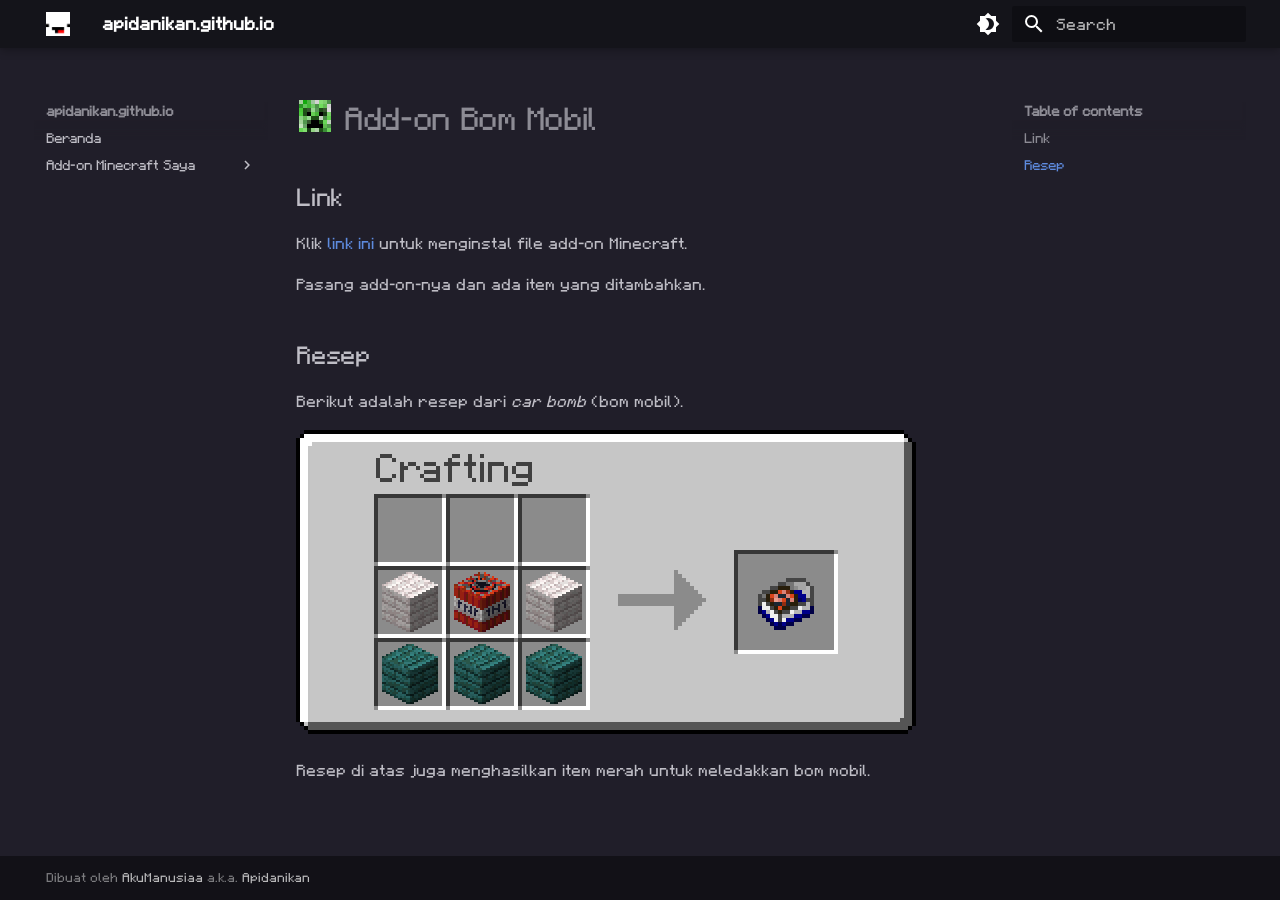
<file: add-on/car_bomb/index.html>
<!doctype html><html lang=en class=no-js> <head><meta charset=utf-8><meta name=viewport content="width=device-width,initial-scale=1"><link href=https://apidanikan.github.io/add-on/car_bomb/ rel=canonical><link rel=icon href=../../css/user.png><meta name=generator content="mkdocs-1.6.1, mkdocs-material-9.8.0"><title>Add-on Bom Mobil - apidanikan.github.io</title><link rel=stylesheet href=../../assets/stylesheets/main.57a0d79d.min.css><link rel=stylesheet href=../../assets/stylesheets/palette.fb2fffe2.min.css><link rel=preconnect href=https://fonts.gstatic.com crossorigin><link rel=stylesheet href="https://fonts.googleapis.com/css?family=Roboto:300,300i,400,400i,700,700i%7CRoboto+Mono:400,400i,700,700i&display=fallback"><style>:root{--md-text-font:"Roboto";--md-code-font:"Roboto Mono"}</style><link rel=stylesheet href=../../css/style.css><script>__md_scope=new URL("../..",location),__md_hash=e=>[...e].reduce(((e,_)=>(e<<5)-e+_.charCodeAt(0)),0),__md_get=(e,_=localStorage,t=__md_scope)=>JSON.parse(_.getItem(t.pathname+"."+e)),__md_set=(e,_,t=localStorage,a=__md_scope)=>{try{t.setItem(a.pathname+"."+e,JSON.stringify(_))}catch(e){}}</script></head> <body dir=ltr data-md-color-scheme=slate data-md-color-primary=black data-md-color-accent=blue> <input class=md-toggle data-md-toggle=drawer type=checkbox id=__drawer autocomplete=off> <input class=md-toggle data-md-toggle=search type=checkbox id=__search autocomplete=off> <label class=md-overlay for=__drawer></label> <div data-md-component=skip> <a href=#add-on-bom-mobil class=md-skip> Skip to content </a> </div> <div data-md-component=announce> </div> <header class="md-header md-header--shadow" data-md-component=header> <nav class="md-header__inner md-grid" aria-label=Header> <a href=../.. title=apidanikan.github.io class="md-header__button md-logo" aria-label=apidanikan.github.io data-md-component=logo> <img src=../../css/user.png alt=logo> </a> <label class="md-header__button md-icon" for=__drawer> <svg xmlns=http://www.w3.org/2000/svg viewbox="0 0 24 24"><path d="M3 6h18v2H3zm0 5h18v2H3zm0 5h18v2H3z"/></svg> </label> <div class=md-header__title data-md-component=header-title> <div class=md-header__ellipsis> <div class=md-header__topic> <span class=md-ellipsis> apidanikan.github.io </span> </div> <div class=md-header__topic data-md-component=header-topic> <span class=md-ellipsis> Add-on Bom Mobil </span> </div> </div> </div> <form class=md-header__option data-md-component=palette> <input class=md-option data-md-color-media data-md-color-scheme=slate data-md-color-primary=black data-md-color-accent=blue aria-label="Ganti ke mode terang" type=radio name=__palette id=__palette_0> <label class="md-header__button md-icon" title="Ganti ke mode terang" for=__palette_1 hidden> <svg xmlns=http://www.w3.org/2000/svg viewbox="0 0 24 24"><path d="M12 18c-.89 0-1.74-.2-2.5-.55C11.56 16.5 13 14.42 13 12s-1.44-4.5-3.5-5.45C10.26 6.2 11.11 6 12 6a6 6 0 0 1 6 6 6 6 0 0 1-6 6m8-9.31V4h-4.69L12 .69 8.69 4H4v4.69L.69 12 4 15.31V20h4.69L12 23.31 15.31 20H20v-4.69L23.31 12z"/></svg> </label> <input class=md-option data-md-color-media data-md-color-scheme=default data-md-color-primary=white data-md-color-accent=blue aria-label="Ganti ke mode gelap" type=radio name=__palette id=__palette_1> <label class="md-header__button md-icon" title="Ganti ke mode gelap" for=__palette_0 hidden> <svg xmlns=http://www.w3.org/2000/svg viewbox="0 0 24 24"><path d="M12 8a4 4 0 0 0-4 4 4 4 0 0 0 4 4 4 4 0 0 0 4-4 4 4 0 0 0-4-4m0 10a6 6 0 0 1-6-6 6 6 0 0 1 6-6 6 6 0 0 1 6 6 6 6 0 0 1-6 6m8-9.31V4h-4.69L12 .69 8.69 4H4v4.69L.69 12 4 15.31V20h4.69L12 23.31 15.31 20H20v-4.69L23.31 12z"/></svg> </label> </form> <script>var palette=__md_get("__palette");if(palette&&palette.color){if("(prefers-color-scheme)"===palette.color.media){var media=matchMedia("(prefers-color-scheme: light)"),input=document.querySelector(media.matches?"[data-md-color-media='(prefers-color-scheme: light)']":"[data-md-color-media='(prefers-color-scheme: dark)']");palette.color.media=input.getAttribute("data-md-color-media"),palette.color.scheme=input.getAttribute("data-md-color-scheme"),palette.color.primary=input.getAttribute("data-md-color-primary"),palette.color.accent=input.getAttribute("data-md-color-accent")}for(var[key,value]of Object.entries(palette.color))document.body.setAttribute("data-md-color-"+key,value)}</script> <label class="md-header__button md-icon" for=__search> <svg xmlns=http://www.w3.org/2000/svg viewbox="0 0 24 24"><path d="M9.5 3A6.5 6.5 0 0 1 16 9.5c0 1.61-.59 3.09-1.56 4.23l.27.27h.79l5 5-1.5 1.5-5-5v-.79l-.27-.27A6.52 6.52 0 0 1 9.5 16 6.5 6.5 0 0 1 3 9.5 6.5 6.5 0 0 1 9.5 3m0 2C7 5 5 7 5 9.5S7 14 9.5 14 14 12 14 9.5 12 5 9.5 5"/></svg> </label> <div class=md-search data-md-component=search role=dialog> <label class=md-search__overlay for=__search></label> <div class=md-search__inner role=search> <form class=md-search__form name=search> <input type=text class=md-search__input name=query aria-label=Search placeholder=Search autocapitalize=off autocorrect=off autocomplete=off spellcheck=false data-md-component=search-query required> <label class="md-search__icon md-icon" for=__search> <svg xmlns=http://www.w3.org/2000/svg viewbox="0 0 24 24"><path d="M9.5 3A6.5 6.5 0 0 1 16 9.5c0 1.61-.59 3.09-1.56 4.23l.27.27h.79l5 5-1.5 1.5-5-5v-.79l-.27-.27A6.52 6.52 0 0 1 9.5 16 6.5 6.5 0 0 1 3 9.5 6.5 6.5 0 0 1 9.5 3m0 2C7 5 5 7 5 9.5S7 14 9.5 14 14 12 14 9.5 12 5 9.5 5"/></svg> <svg xmlns=http://www.w3.org/2000/svg viewbox="0 0 24 24"><path d="M20 11v2H8l5.5 5.5-1.42 1.42L4.16 12l7.92-7.92L13.5 5.5 8 11z"/></svg> </label> <nav class=md-search__options aria-label=Search> <button type=reset class="md-search__icon md-icon" title=Clear aria-label=Clear tabindex=-1> <svg xmlns=http://www.w3.org/2000/svg viewbox="0 0 24 24"><path d="M19 6.41 17.59 5 12 10.59 6.41 5 5 6.41 10.59 12 5 17.59 6.41 19 12 13.41 17.59 19 19 17.59 13.41 12z"/></svg> </button> </nav> <div class=md-search__suggest data-md-component=search-suggest></div> </form> <div class=md-search__output> <div class=md-search__scrollwrap tabindex=0 data-md-scrollfix> <div class=md-search-result data-md-component=search-result> <div class=md-search-result__meta> Initializing search </div> <ol class=md-search-result__list role=presentation></ol> </div> </div> </div> </div> </div> </nav> </header> <div class=md-container data-md-component=container> <main class=md-main data-md-component=main> <div class="md-main__inner md-grid"> <div class="md-sidebar md-sidebar--primary" data-md-component=sidebar data-md-type=navigation> <div class=md-sidebar__scrollwrap> <div class=md-sidebar__inner> <nav class="md-nav md-nav--primary" aria-label=Navigation data-md-level=0> <label class=md-nav__title for=__drawer> <a href=../.. title=apidanikan.github.io class="md-nav__button md-logo" aria-label=apidanikan.github.io data-md-component=logo> <img src=../../css/user.png alt=logo> </a> apidanikan.github.io </label> <ul class=md-nav__list data-md-scrollfix> <li class=md-nav__item> <a href=../.. class=md-nav__link> <span class=md-ellipsis> Beranda </span> </a> </li> <li class="md-nav__item md-nav__item--nested"> <input class="md-nav__toggle md-toggle " type=checkbox id=__nav_2> <div class="md-nav__link md-nav__container"> <a href=../ class="md-nav__link "> <span class=md-ellipsis> Add-on Minecraft Saya </span> </a> <label class="md-nav__link " for=__nav_2 id=__nav_2_label tabindex=0> <span class="md-nav__icon md-icon"></span> </label> </div> <nav class=md-nav data-md-level=1 aria-labelledby=__nav_2_label aria-expanded=false> <label class=md-nav__title for=__nav_2> <span class="md-nav__icon md-icon"></span> Add-on Minecraft Saya </label> <ul class=md-nav__list data-md-scrollfix> <li class=md-nav__item> <a href=./ class=md-nav__link> <span class=md-ellipsis> Add-on Bom Mobil </span> </a> </li> <li class=md-nav__item> <a href=../rocket/ class=md-nav__link> <span class=md-ellipsis> Add-on Rocket Launcher </span> </a> </li> </ul> </nav> </li> </ul> </nav> </div> </div> </div> <div class="md-sidebar md-sidebar--secondary" data-md-component=sidebar data-md-type=toc> <div class=md-sidebar__scrollwrap> <div class=md-sidebar__inner> <nav class="md-nav md-nav--secondary" aria-label="Table of contents"> <label class=md-nav__title for=__toc> <span class="md-nav__icon md-icon"></span> Table of contents </label> <ul class=md-nav__list data-md-component=toc data-md-scrollfix> <li class=md-nav__item> <a href=#link class=md-nav__link> <span class=md-ellipsis> Link </span> </a> </li> <li class=md-nav__item> <a href=#resep class=md-nav__link> <span class=md-ellipsis> Resep </span> </a> </li> </ul> </nav> </div> </div> </div> <div class=md-content data-md-component=content> <article class="md-content__inner md-typeset"> <h1 id=add-on-bom-mobil><img class=emoji src=../creeper.png> Add-on Bom Mobil<a class=headerlink href=#add-on-bom-mobil title="Permanent link">&para;</a></h1> <h2 id=link>Link<a class=headerlink href=#link title="Permanent link">&para;</a></h2> <p>Klik <a href=https://download1347.mediafire.com/gperkivn34ig0gIhx14VzWdfEfPpKTEudwedsJiPEcH7m8S5F2Vw7NMeIWM92iN9mgHnbZe-IdB5-1WYmVLRQ-J8cY1VKKeZUfDozumWOz2tTZhmn5k187JQ90ndR-4rUBtfxWcj8H6LEhSNZf781A1gefdbG-k6hrTdDb5QGGHkXw/nbu32p2mmcixubw/Car+Bomb.mcaddon>link ini</a> untuk menginstal file add-on Minecraft.</p> <p>Pasang add-on-nya dan ada item yang ditambahkan.</p> <h2 id=resep>Resep<a class=headerlink href=#resep title="Permanent link">&para;</a></h2> <p>Berikut adalah resep dari <em>car bomb</em> (bom mobil). </p> <p><img alt=Resep src=crafting.png></p> <p>Resep di atas juga menghasilkan item merah untuk meledakkan bom mobil.</p> </article> </div> <script>var target=document.getElementById(location.hash.slice(1));target&&target.name&&(target.checked=target.name.startsWith("__tabbed_"))</script> </div> </main> <footer class=md-footer> <div class="md-footer-meta md-typeset"> <div class="md-footer-meta__inner md-grid"> <div class=md-copyright> Dibuat oleh <a href=https://github.com/Apidanikan>AkuManusiaa</a> a.k.a. <a href=https://github.com/Apidanikan>Apidanikan</a> </div> </div> </div> </footer> </div> <div class=md-dialog data-md-component=dialog> <div class="md-dialog__inner md-typeset"></div> </div> <script id=__config type=application/json>{"annotate": null, "base": "../..", "features": ["navigation.instant", "navigation.indexes", "navigation.instant.prefetch", "search.suggest"], "search": "../../assets/javascripts/workers/search.a7633da7.min.js", "tags": null, "translations": {"clipboard.copied": "Copied to clipboard", "clipboard.copy": "Copy to clipboard", "search.result.more.one": "1 more on this page", "search.result.more.other": "# more on this page", "search.result.none": "No matching documents", "search.result.one": "1 matching document", "search.result.other": "# matching documents", "search.result.placeholder": "Type to start searching", "search.result.term.missing": "Missing", "select.version": "Select version"}, "version": null}</script> <script src=../../assets/javascripts/bundle.c21346df.min.js></script> </body> </html>
</file>
